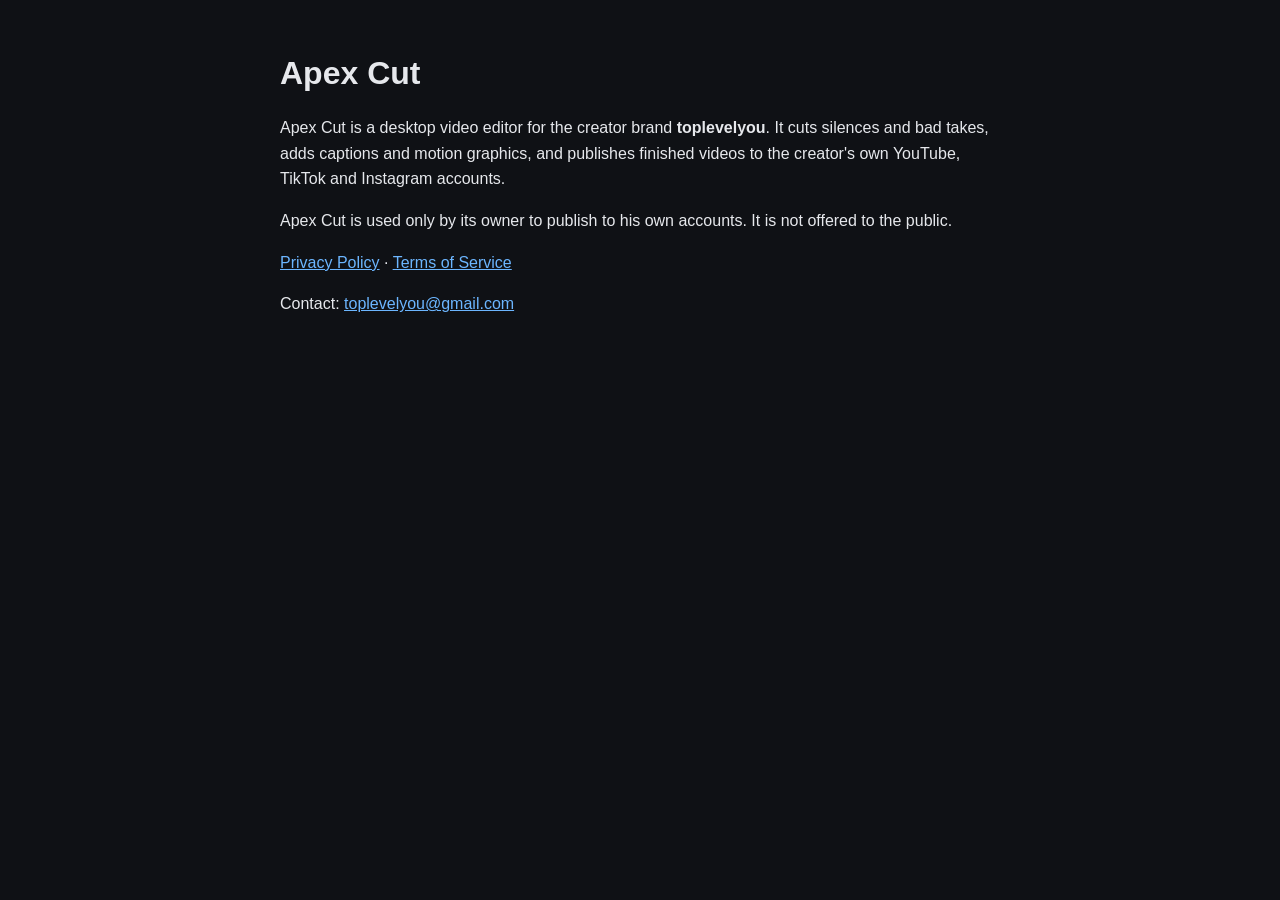
<file: index.html>
<!DOCTYPE html>
<html lang="en">
<head>
<meta charset="utf-8">
<meta name="viewport" content="width=device-width, initial-scale=1">
<title>Apex Cut</title>
<link rel="stylesheet" href="style.css">
</head>
<body>
<main>
  <h1>Apex Cut</h1>
  <p>Apex Cut is a desktop video editor for the creator brand <strong>toplevelyou</strong>. It cuts silences and bad takes, adds captions and motion graphics, and publishes finished videos to the creator's own YouTube, TikTok and Instagram accounts.</p>
  <p>Apex Cut is used only by its owner to publish to his own accounts. It is not offered to the public.</p>
  <p><a href="privacy.html">Privacy Policy</a> · <a href="terms.html">Terms of Service</a></p>
  <p>Contact: <a href="mailto:toplevelyou@gmail.com">toplevelyou@gmail.com</a></p>
</main>
</body>
</html>
</file>
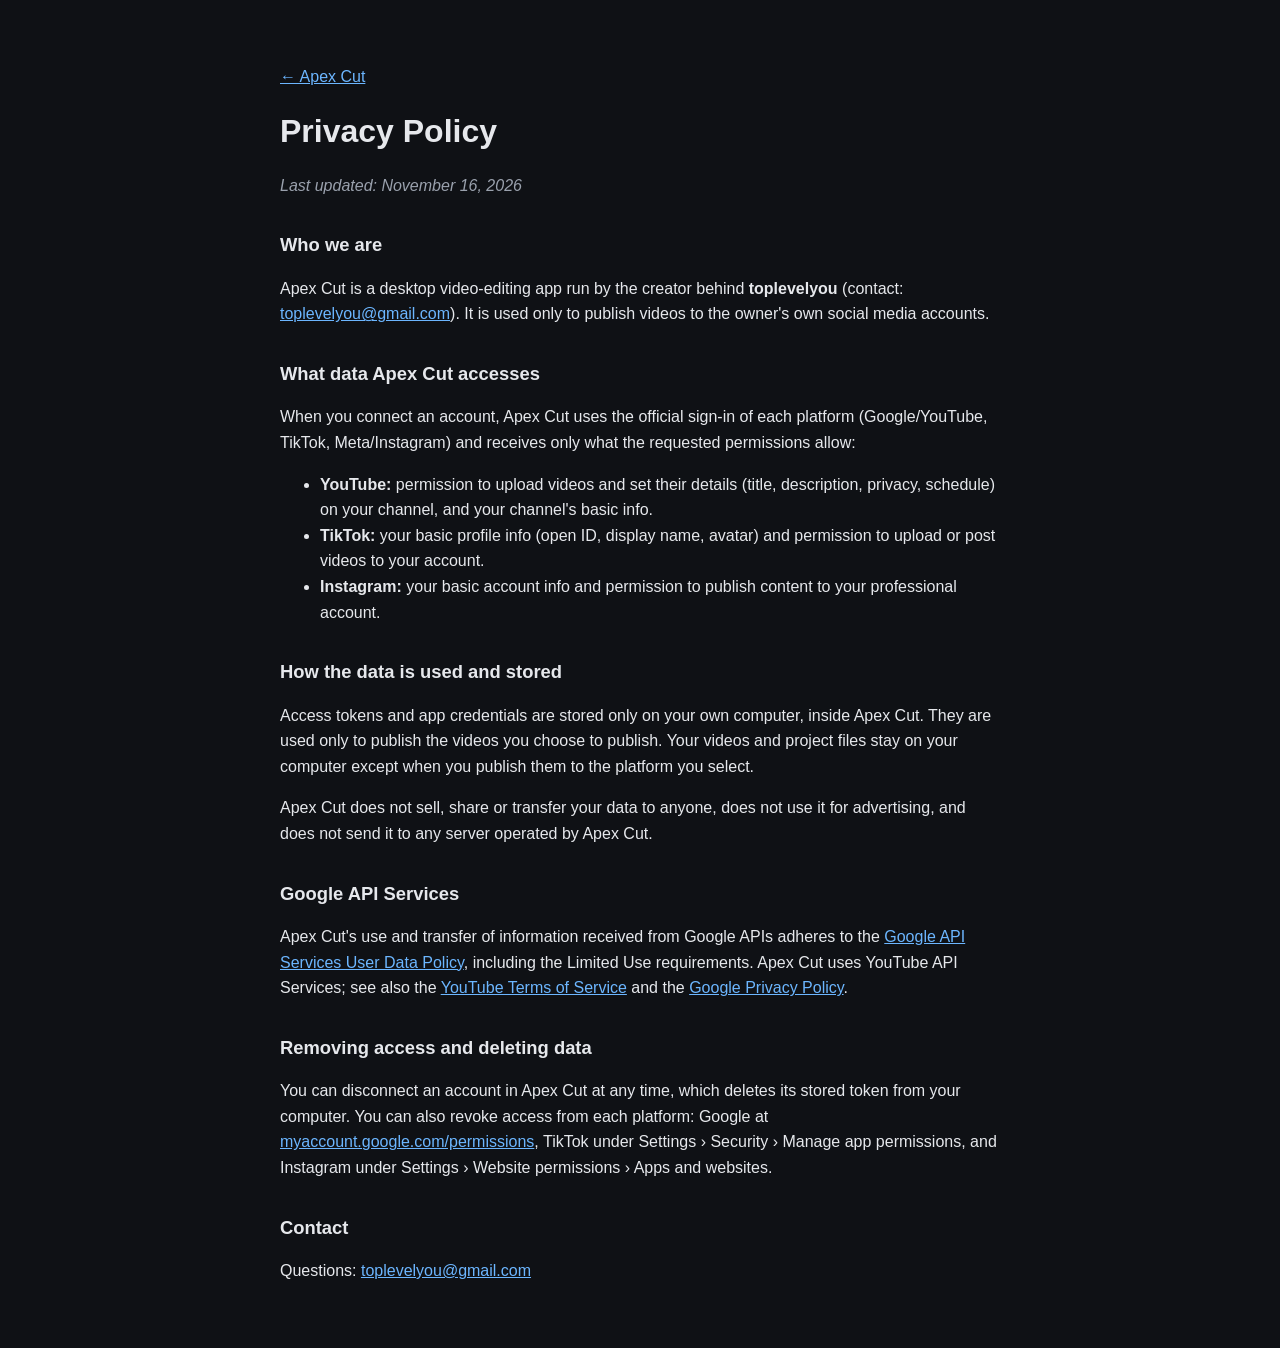
<file: privacy.html>
<!DOCTYPE html>
<html lang="en">
<head>
<meta charset="utf-8">
<meta name="viewport" content="width=device-width, initial-scale=1">
<title>Apex Cut — Privacy Policy</title>
<link rel="stylesheet" href="style.css">
</head>
<body>
<main>
  <p><a href="index.html">← Apex Cut</a></p>
  <h1>Privacy Policy</h1>
  <p><em>Last updated: November 16, 2026</em></p>

  <h2>Who we are</h2>
  <p>Apex Cut is a desktop video-editing app run by the creator behind <strong>toplevelyou</strong> (contact: <a href="mailto:toplevelyou@gmail.com">toplevelyou@gmail.com</a>). It is used only to publish videos to the owner's own social media accounts.</p>

  <h2>What data Apex Cut accesses</h2>
  <p>When you connect an account, Apex Cut uses the official sign-in of each platform (Google/YouTube, TikTok, Meta/Instagram) and receives only what the requested permissions allow:</p>
  <ul>
    <li><strong>YouTube:</strong> permission to upload videos and set their details (title, description, privacy, schedule) on your channel, and your channel's basic info.</li>
    <li><strong>TikTok:</strong> your basic profile info (open ID, display name, avatar) and permission to upload or post videos to your account.</li>
    <li><strong>Instagram:</strong> your basic account info and permission to publish content to your professional account.</li>
  </ul>

  <h2>How the data is used and stored</h2>
  <p>Access tokens and app credentials are stored only on your own computer, inside Apex Cut. They are used only to publish the videos you choose to publish. Your videos and project files stay on your computer except when you publish them to the platform you select.</p>
  <p>Apex Cut does not sell, share or transfer your data to anyone, does not use it for advertising, and does not send it to any server operated by Apex Cut.</p>

  <h2>Google API Services</h2>
  <p>Apex Cut's use and transfer of information received from Google APIs adheres to the <a href="https://developers.google.com/terms/api-services-user-data-policy">Google API Services User Data Policy</a>, including the Limited Use requirements. Apex Cut uses YouTube API Services; see also the <a href="https://www.youtube.com/t/terms">YouTube Terms of Service</a> and the <a href="https://policies.google.com/privacy">Google Privacy Policy</a>.</p>

  <h2>Removing access and deleting data</h2>
  <p>You can disconnect an account in Apex Cut at any time, which deletes its stored token from your computer. You can also revoke access from each platform: Google at <a href="https://myaccount.google.com/permissions">myaccount.google.com/permissions</a>, TikTok under Settings › Security › Manage app permissions, and Instagram under Settings › Website permissions › Apps and websites.</p>

  <h2>Contact</h2>
  <p>Questions: <a href="mailto:toplevelyou@gmail.com">toplevelyou@gmail.com</a></p>
</main>
</body>
</html>
</file>
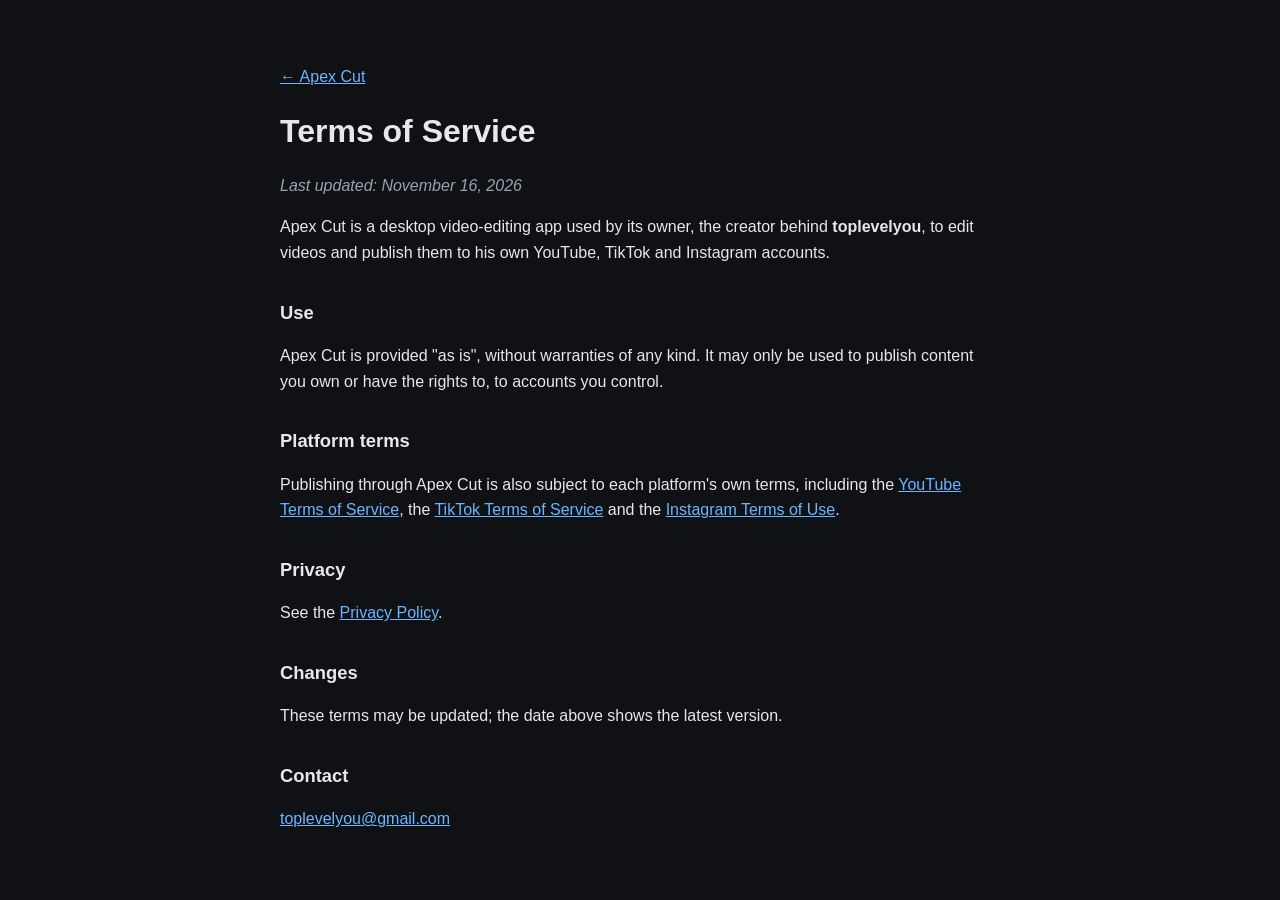
<file: terms.html>
<!DOCTYPE html>
<html lang="en">
<head>
<meta charset="utf-8">
<meta name="viewport" content="width=device-width, initial-scale=1">
<title>Apex Cut — Terms of Service</title>
<link rel="stylesheet" href="style.css">
</head>
<body>
<main>
  <p><a href="index.html">← Apex Cut</a></p>
  <h1>Terms of Service</h1>
  <p><em>Last updated: November 16, 2026</em></p>

  <p>Apex Cut is a desktop video-editing app used by its owner, the creator behind <strong>toplevelyou</strong>, to edit videos and publish them to his own YouTube, TikTok and Instagram accounts.</p>

  <h2>Use</h2>
  <p>Apex Cut is provided "as is", without warranties of any kind. It may only be used to publish content you own or have the rights to, to accounts you control.</p>

  <h2>Platform terms</h2>
  <p>Publishing through Apex Cut is also subject to each platform's own terms, including the <a href="https://www.youtube.com/t/terms">YouTube Terms of Service</a>, the <a href="https://www.tiktok.com/legal/terms-of-service">TikTok Terms of Service</a> and the <a href="https://help.instagram.com/581066165581870">Instagram Terms of Use</a>.</p>

  <h2>Privacy</h2>
  <p>See the <a href="privacy.html">Privacy Policy</a>.</p>

  <h2>Changes</h2>
  <p>These terms may be updated; the date above shows the latest version.</p>

  <h2>Contact</h2>
  <p><a href="mailto:toplevelyou@gmail.com">toplevelyou@gmail.com</a></p>
</main>
</body>
</html>
</file>
<file: style.css>
body { margin: 0; background: #0f1115; color: #e6e8ec; font: 16px/1.6 -apple-system, BlinkMacSystemFont, "Segoe UI", Roboto, sans-serif; }
main { max-width: 720px; margin: 0 auto; padding: 48px 24px; }
h1 { font-size: 2rem; margin: 0 0 16px; }
h2 { font-size: 1.15rem; margin-top: 32px; }
a { color: #6cb6ff; }
em { color: #9aa1ad; }
</file>
